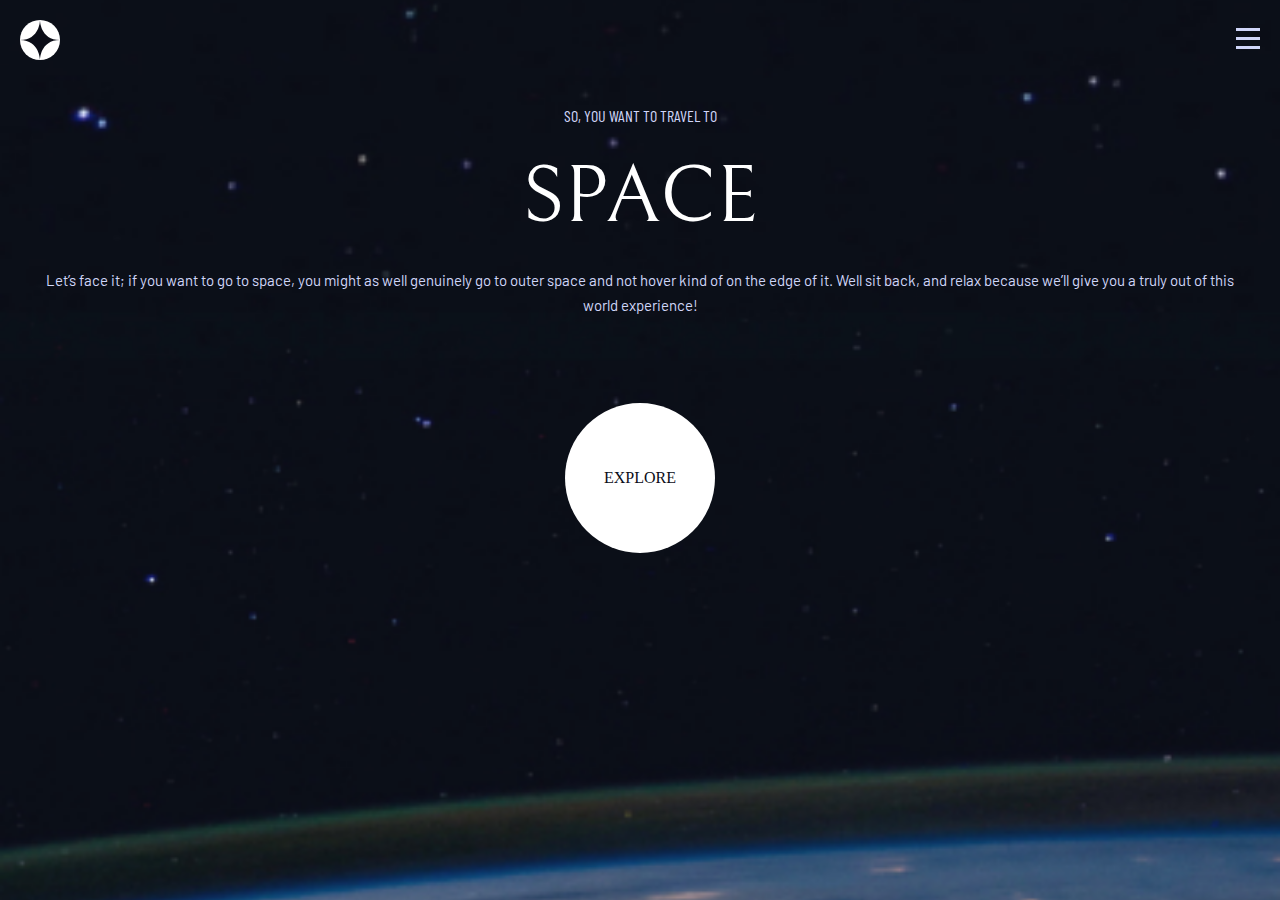
<file: Space_Cefim/index.html>
<!DOCTYPE html>
<html lang="fr">
  <head>
    <meta charset="UTF-8" />
    <meta name="viewport" content="width=device-width, initial-scale=1.0" />
    <title>Document</title>
    <link rel="stylesheet" href="style.css" />
  </head>

  <body>
    <header>
      <nav>
        <picture class="logo">
          <img src="./Assets/Img/Logo Space.svg" alt="" />
        </picture>
        <picture class="burger">
          <img src="./Assets/Img/Menu Burger.svg" alt="" />
        </picture>
      </nav>
    </header>
    <main>
      <div class="card">
        <div class="text-container">
          <p class="first-line">SO, YOU WANT TO TRAVEL TO</p>
          <h1>SPACE</h1>
          <p class="text">
            Let’s face it; if you want to go to space, you might as well
            genuinely go to outer space and not hover kind of on the edge of it.
            Well sit back, and relax because we’ll give you a truly out of this
            world experience!
          </p>
        </div>
        <div class="explore-btn">
          <span> EXPLORE </span>
        </div>
      </div>
    </main>
  </body>
</html>
</file>
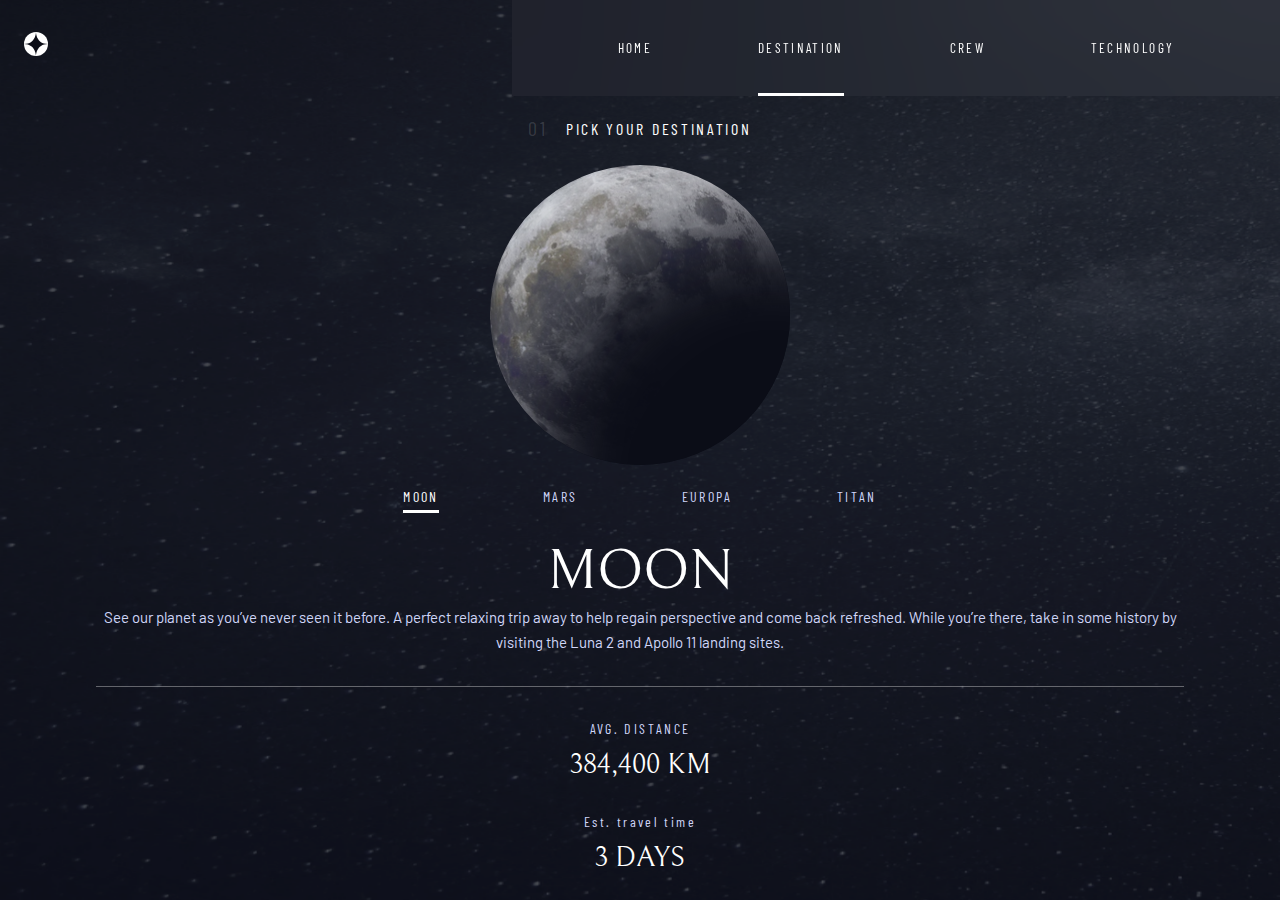
<file: Space_Cefim/destination.html>
<!DOCTYPE html>
<html lang="fr">
  <head>
    <meta charset="UTF-8" />
    <meta name="viewport" content="width=device-width, initial-scale=1.0" />
    <title>destinations</title>
    <link rel="stylesheet" href="destination.css" />
  </head>
  <body>
    <header>
      <nav>
        <picture class="logo">
          <img src="./Assets/Img/Logo Space.svg" alt="" />
        </picture>
        <div class="nav-bar">
          <button id="home">home</button>
          <button id="destination">destination</button>
          <button id="crew">crew</button>
          <button id="technology">technology</button>
        </div>
        <picture class="burger">
          <img src="./Assets/Img/Menu Burger.svg" alt="" />
        </picture>
      </nav>
    </header>
    <main>
      <div class="card-container">
        <div class="first-line">
          <div class="first-paragraph">
            <p class="page-number">01</p>
            <p class="pick-destination">Pick your destination</p>
          </div>
        </div>
        <div class="select-planet">
          <picture>
            <img id="planet" src="./Assets/Img/moon.svg" alt="" />
          </picture>
          <div class="destination">
            <p class="moon">MOON</p>
            <p>MARS</p>
            <p>EUROPA</p>
            <p>TITAN</p>
          </div>
        </div>
        <div class="description">
          <h1>MOON</h1>
          <p class="paragraph">
            See our planet as you’ve never seen it before. A perfect relaxing
            trip away to help regain perspective and come back refreshed. While
            you’re there, take in some history by visiting the Luna 2 and Apollo
            11 landing sites.
          </p>
        </div>
      </div>
    </main>
    <footer>
      <div class="distance">
        <span class="info-title">AVG. DISTANCE</span>
        <span class="info-number">384,400 KM</span>
      </div>
      <div class="travel">
        <span class="info-title">Est. travel time</span>
        <span class="info-number">3 DAYS</span>
      </div>
    </footer>
  </body>
</html>
</file>
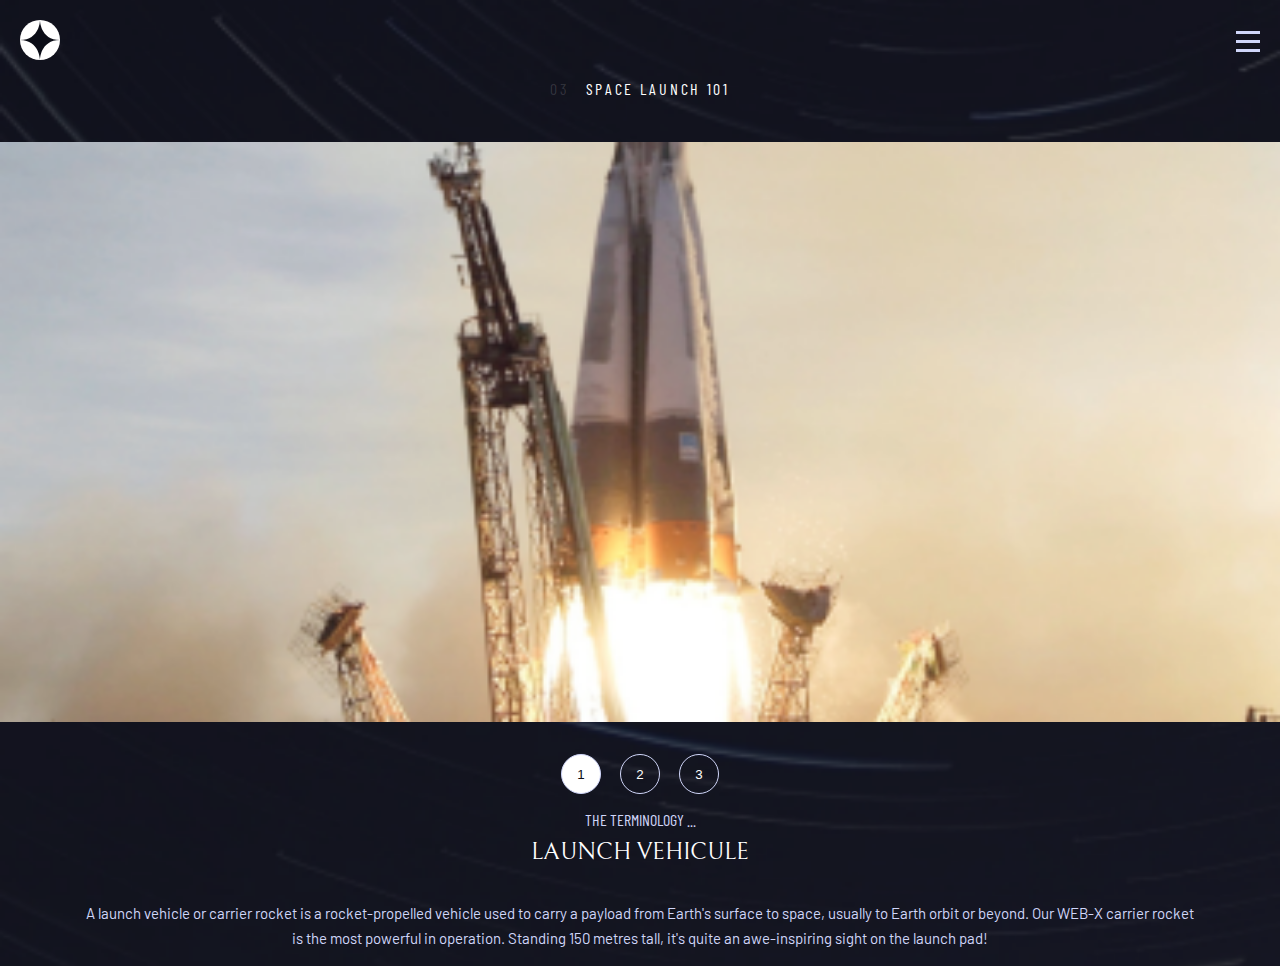
<file: Space_Cefim/Mobile_technology_A.html>
<!DOCTYPE html>
<html lang="en">
  <head>
    <meta charset="UTF-8" />
    <meta name="viewport" content="width=device-width, initial-scale=1.0" />
    <title>Space launch 101</title>
    <link rel="stylesheet" href="Mobil_technology_A.css" />
  </head>
  <body>
    <header>
      <nav>
        <picture class="logo">
          <img src="./Assets/Img/Logo Space.svg" alt="" />
        </picture>
        <picture class="burger">
          <img src="./Assets/Img/Menu Burger.svg" alt="" />
        </picture>
      </nav>
    </header>
    <main>
      <div class="first-paragraph">
        <p class="page-number">03</p>
        <h1 class="tech-name">SPACE LAUNCH 101</h1>
      </div>
      <picture class="ship-image">
        <img src="./Assets/Img/Img_vaisseau-mobile_01.png" alt="" />
      </picture>
      <div class="btn-container">
        <button class="btn-tech-1">1</button>
        <button class="btn-tech-2">2</button>
        <button class="btn-tech-3">3</button>
      </div>
      <div class="tech-description">
        <p class="tech-name">THE TERMINOLOGY ...</p>
        <h2>LAUNCH VEHICULE</h2>
        <p class="descriptif">
          A launch vehicle or carrier rocket is a rocket-propelled vehicle used
          to carry a payload from Earth's surface to space, usually to Earth
          orbit or beyond. Our WEB-X carrier rocket is the most powerful in
          operation. Standing 150 metres tall, it's quite an awe-inspiring sight
          on the launch pad!
        </p>
      </div>
    </main>
  </body>
</html>
</file>
<file: Space_Cefim/style.css>
/* barlow-regular - latin */
@font-face {
    font-display: swap; /* Check https://developer.mozilla.org/en-US/docs/Web/CSS/@font-face/font-display for other options. */
    font-family: 'Barlow';
    font-style: normal;
    font-weight: 400;
    src: url('./Assets/Fonts/barlow-v12-latin/barlow-v12-latin-regular.woff2') format('woff2'); /* Chrome 36+, Opera 23+, Firefox 39+, Safari 12+, iOS 10+ */
  }
/* barlow-condensed-regular - latin */
@font-face {
    font-display: swap; /* Check https://developer.mozilla.org/en-US/docs/Web/CSS/@font-face/font-display for other options. */
    font-family: 'Barlow Condensed';
    font-style: normal;
    font-weight: 400;
    src: url('./Assets/Fonts/barlow-condensed-v12-latin/barlow-condensed-v12-latin-regular.woff2') format('woff2'); /* Chrome 36+, Opera 23+, Firefox 39+, Safari 12+, iOS 10+ */
  }
/* bellefair-regular - latin */
@font-face {
    font-display: swap; /* Check https://developer.mozilla.org/en-US/docs/Web/CSS/@font-face/font-display for other options. */
    font-family: 'Bellefair';
    font-style: normal;
    font-weight: 400;
    src: url('./Assets/Fonts/bellefair-v14-latin/bellefair-v14-latin-regular.woff2') format('woff2'); /* Chrome 36+, Opera 23+, Firefox 39+, Safari 12+, iOS 10+ */
  }


:root {
    --color1: #ffffff;
    --color2: #D0D6F9;
    --color3: #0B0D17;  
}

* {
    box-sizing: border-box;
}

body {
    padding: 0;
    margin: 0;
    background: url(./Assets/Img/Background\ mobile.jpg) center/cover;
    background-repeat: no-repeat;
    height: 100vh;
    width: 100vw;  
} 

nav {
    display: flex;
    justify-content: space-between;
    align-items: center;
    padding: 20px 20px 0 20px;
     
}
.logo {
    display: flex;
}
.logo img {
    width: 2.5rem;
    height: 2.5rem;
}
.burger img {
    width: 1.5rem;
    height: 1.3125rem;
}
.card {
    color: var(--color2);
    display: flex;
    flex-direction: column;
    align-items: center;
    padding: 30px;
}
.text-container {
    display: flex;
    flex-direction: column;
    text-align: center;
}
.first-line {
    font-size: 1rem;
    font-family: 'Barlow Condensed'; 
}
h1 {
    font-size: 5rem;
    font-family: 'Bellefair';
    font-weight: 300;
    color: var(--color1);
    margin: 10px;
}
.text {
    font-family: 'barlow';
    font-size: .9375rem;
    padding-bottom: 30px;
    line-height: 25px;
    font-weight: 50;
}
.explore-btn {
    margin-top: 40px;
}
span {
    border-radius: 150px;
    height: 150px;
    width: 150px;
    color: var(--color3);
    background-color: var(--color1);
    display: flex;
    align-items: center;
    justify-content: center;

     
}
</file>
<file: Space_Cefim/destination.css>
/* barlow-regular - latin */
@font-face {
    font-display: swap; /* Check https://developer.mozilla.org/en-US/docs/Web/CSS/@font-face/font-display for other options. */
    font-family: 'Barlow';
    font-style: normal;
    font-weight: 400;
    src: url('./Assets/Fonts/barlow-v12-latin/barlow-v12-latin-regular.woff2') format('woff2'); /* Chrome 36+, Opera 23+, Firefox 39+, Safari 12+, iOS 10+ */
  }
/* barlow-condensed-regular - latin */
@font-face {
    font-display: swap; /* Check https://developer.mozilla.org/en-US/docs/Web/CSS/@font-face/font-display for other options. */
    font-family: 'Barlow Condensed';
    font-style: normal;
    font-weight: 400;
    src: url('./Assets/Fonts/barlow-condensed-v12-latin/barlow-condensed-v12-latin-regular.woff2') format('woff2'); /* Chrome 36+, Opera 23+, Firefox 39+, Safari 12+, iOS 10+ */
  }
/* bellefair-regular - latin */
@font-face {
    font-display: swap; /* Check https://developer.mozilla.org/en-US/docs/Web/CSS/@font-face/font-display for other options. */
    font-family: 'Bellefair';
    font-style: normal;
    font-weight: 400;
    src: url('./Assets/Fonts/bellefair-v14-latin/bellefair-v14-latin-regular.woff2') format('woff2'); /* Chrome 36+, Opera 23+, Firefox 39+, Safari 12+, iOS 10+ */
  }

:root {
    --color1: #ffffff;
    --color2: #D0D6F9;
    --color3: #0B0D17;  
}

body {
    padding: 0;
    margin: 0;
    background-image: url(./Assets/Img/Background-destination.jpg);
    background-repeat: no-repeat;
    background-size: 100% 100%;
    color: var(--color2);
    height: 100vh;
}

nav {
    display: flex;
    justify-content: space-between;
    align-items: center;
    padding: 24px;  
}

.nav-bar {
    display: none;
}

.logo {
    display: flex;
}

.logo img{
    width: 2.5rem;
    height: 2.5rem;
}
.burger {
    width: 1.5rem;
    height: 1.3125rem;
}

main {
    display: flex;
    flex-direction: column;
}

.card-container {
    display: flex;
    flex-direction: column;
    align-items: center;
}

.first-paragraph {
    display: flex;
    
    align-items: center;
}

.pick-destination {
    font-family: "Barlow Condensed";
    font-size: 1rem;
    color: var(--color1);
    text-transform: uppercase;
    letter-spacing: .1688rem;
    margin: 0 0 0 18px;
    justify-content: space-evenly;
}

.select-planet {
    width: 100%;
    display: flex;
    flex-direction: column;
    align-items: center;
}

#planet{
    margin: 5px 0;
    width: 170px;
    height: 170px;
}

.page-number{
    font-family: "Barlow Condensed";
    color: #ffffff25;
    letter-spacing: .1688rem;
}

.destination {
    
    display: flex;
    font-family: "Barlow Condensed";
    font-size: .875rem;
    letter-spacing: .1475rem;
    width: 60%;
    justify-content: space-between;
}

.moon {
    color: var(--color1);
    text-align: center;
    position: relative;
}

.moon::after {
    content: "";
    position: absolute;
    background: var(--color1);
    height: 3px;
    width: 100%;
    bottom: -8px;
    left: 0;
    
}

.description {
    display: flex;
    flex-direction: column;
    align-items: center;
    text-align: center;
    width: 85%;
}

h1 {
    font-family: "Bellefair";
    font-size: 3.5rem;
    color: var(--color1);
    font-weight: 300;
   margin: 0;
   padding-top: 20px;
}

.paragraph {
    font-family: "Barlow";
    font-size: .9375rem;
    line-height: 1.5625rem;
    position: relative;
    margin-top: 1px;
}

.paragraph::after {
    content: "";
    position: absolute;
    background: #ffffff59;
    height: 1px;
    width: 100%;
    bottom: -32px;
    left: 0; 
}

footer {
    display: flex;
    flex-direction: column;
    align-items: center;
    margin-top: 50px;
}

.distance {
    display: flex;
    flex-direction: column;
    align-items: center;
    margin-bottom: 32px;
}

.travel {
    display: flex;
    flex-direction: column;
    align-items: center;
}

.info-title {
    font-family: "Barlow Condensed";
    font-size: .875rem;
    margin-bottom: 12px;
    letter-spacing: .1475rem;

}

.info-number {
    font-family: "Bellefair";
    font-size: 1.75rem;
    color: var(--color1);
}

@media (min-width:768px) {
    body {
        background-image: url(./Assets/Img/destination_tablet_background.png);
        
        
    }
    .burger {
        display: none;
    }

    nav {
        height: 96px;
        padding: 0;
    }

    .logo {
        width: 48px;
        height: 48px;
    }

    .nav-bar {
        background: rgba(255, 255, 255, 0.04);
        backdrop-filter: blur(40.774227142333984px);
        display: flex;
        justify-content: space-evenly;
        width: 60%;
        margin: 0;
        height: 100%;
    }
    nav button {
        background-color: transparent;
        border: none;
        padding: 0;
        color: var(--color1);
        text-transform: uppercase;
        font-family: "Barlow Condensed";
        letter-spacing: .1475rem;
        /* width: 100%; */
        
    }

    /* #home,
    #crew,
    #technology {
        width: 100%;
    } */

    #destination {
        position: relative; 
    }

    #destination::after {
        content: "";
        height: 3px;
        background-color: var(--color1);
        width: 100%;
        position: absolute;
        bottom: 0px;
        left: 43px;
        transform: translateX(-50%)
    }

    .logo img{
        margin-left: 24px;
        width: 24px;
    }

    .first-paragraph {
        font-size: 1.25rem;
    }

    #planet {
        width: 300px;
        height: 300px;
    }

    .destination {
        width: 37%;
    }

    
}
</file>
<file: Space_Cefim/Mobil_technology_A.css>
/* barlow-regular - latin */
@font-face {
    font-display: swap; /* Check https://developer.mozilla.org/en-US/docs/Web/CSS/@font-face/font-display for other options. */
    font-family: 'Barlow';
    font-style: normal;
    font-weight: 400;
    src: url('./Assets/Fonts/barlow-v12-latin/barlow-v12-latin-regular.woff2') format('woff2'); /* Chrome 36+, Opera 23+, Firefox 39+, Safari 12+, iOS 10+ */
  }
/* barlow-condensed-regular - latin */
@font-face {
    font-display: swap; /* Check https://developer.mozilla.org/en-US/docs/Web/CSS/@font-face/font-display for other options. */
    font-family: 'Barlow Condensed';
    font-style: normal;
    font-weight: 400;
    src: url('./Assets/Fonts/barlow-condensed-v12-latin/barlow-condensed-v12-latin-regular.woff2') format('woff2'); /* Chrome 36+, Opera 23+, Firefox 39+, Safari 12+, iOS 10+ */
  }
/* bellefair-regular - latin */
@font-face {
    font-display: swap; /* Check https://developer.mozilla.org/en-US/docs/Web/CSS/@font-face/font-display for other options. */
    font-family: 'Bellefair';
    font-style: normal;
    font-weight: 400;
    src: url('./Assets/Fonts/bellefair-v14-latin/bellefair-v14-latin-regular.woff2') format('woff2'); /* Chrome 36+, Opera 23+, Firefox 39+, Safari 12+, iOS 10+ */
  }

:root {
    --color1: #ffffff;
    --color2: #D0D6F9;
    --color3: #0B0D17;  
}
html, body {
    margin: 0;
    padding: 0;
    height: 100%;
}
body {
    margin: 0;
    padding: 0;
    height: 100%;
    background-image: url(./Assets/Img/Background_mobile_technologie.png);
    background-size: cover;
    background-repeat: no-repeat;
    background-position: center;
    font-family: "Barlow";    
}

nav {
    display: flex;
    justify-content: space-between;
    align-items: center;
    padding: 20px 20px 0 20px;  
}

.logo img{
    width: 2.5rem;
    height: 2.5rem;
}
.burger {
    width: 1.5rem;
    height: 1.3125rem;
}

.card-container {
    display: flex;
    flex-direction: column;
    align-items: center;
}

.first-paragraph {
    display: flex;
    justify-content: center;
    align-items: center;
    margin-bottom: 28px;
    margin-top: 0;
}

.page-number{
    font-family: "Barlow Condensed";
    color: #ffffff25;
    letter-spacing: .1688rem;
}

h1 {
    font-family: "Barlow Condensed";
    font-size: 1rem;
    text-transform: uppercase;
    letter-spacing: .1688rem;
    margin: 0 0 0 16px;
    color: var(--color1);
    font-weight: 400;
    
}

.ship-image  {
    display: flex;
    justify-content: center;
    align-items: center;
}

.ship-image img {
    min-width: 100%;
    height: auto;
}

.btn-container {
    text-align: center;
    margin-top: 32px;
}

button {
    height: 2.5rem;
    width: 2.5rem;
    border-radius: 150px;
    color: var(--color1);
    background-color: transparent;
    border: 1px solid var(--color2);
}

.btn-tech-1 {
    color: var(--color3);
    background-color: var(--color1);
}

.btn-tech-2 {
    margin: 0 16px;
}

.tech-description {
    display: flex;
    flex-direction: column;
    align-items: center;
    text-align: center;
    color: var(--color2);
}

.tech-name {
    font-family: "Barlow Condensed";
    margin-bottom: 0;
}

h2 {
    font-family: "Bellefair";
    color: var(--color1);
    font-size: 1.5rem;
    font-weight: 200;
    margin-top: 9px;
}

.descriptif {
    font-family: "Barlow";
    font-size: .9375rem;
    line-height: 1.5625rem;
    width: 87%;
}
</file>
